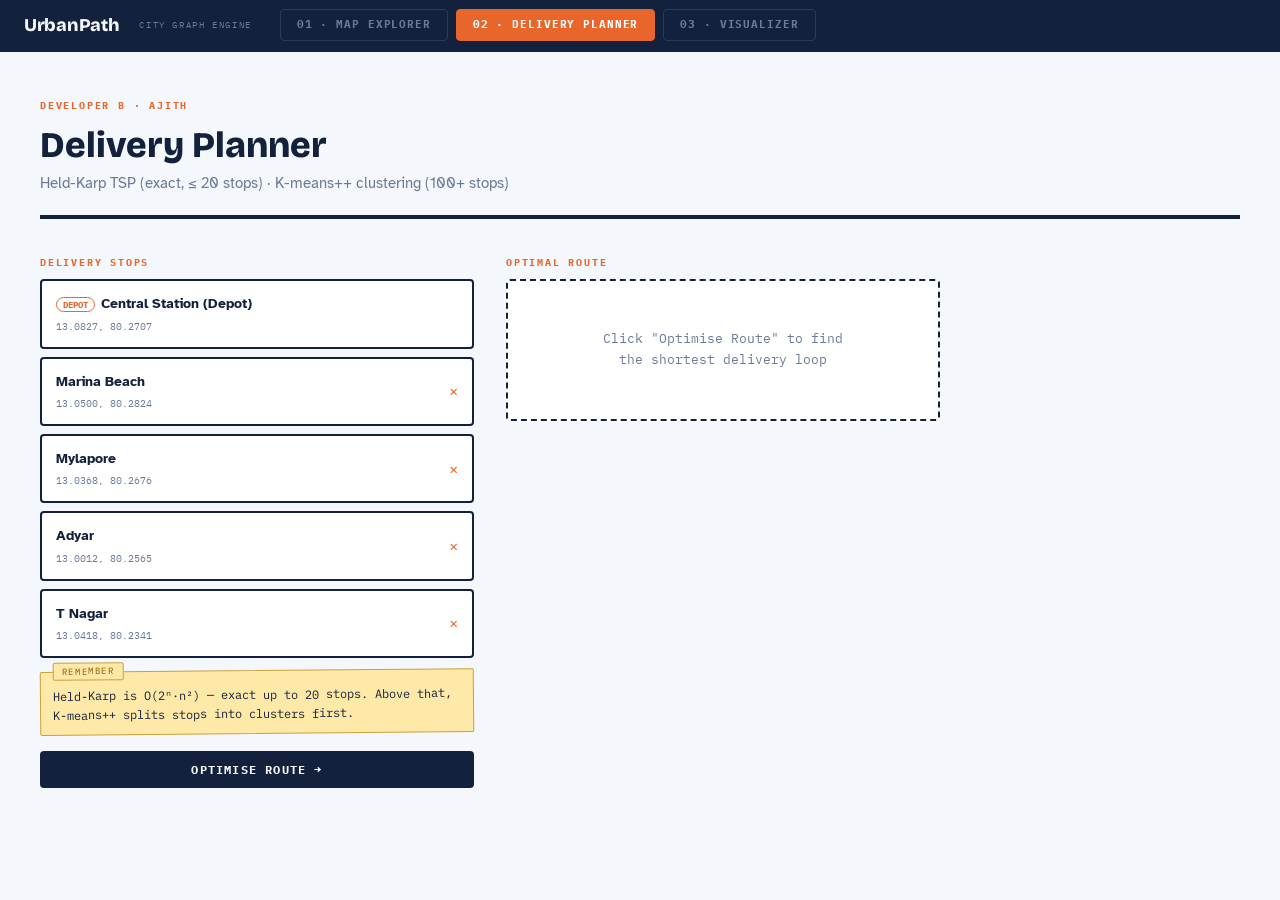
<file: frontend/delivery.html>
<!DOCTYPE html>
<html lang="en">
<head>
  <meta charset="UTF-8"/>
  <meta name="viewport" content="width=device-width, initial-scale=1.0"/>
  <title>UrbanPath — Delivery Planner</title>
  <link rel="stylesheet" href="style.css"/>
</head>
<body>

<!-- ── NAV ── -->
<nav>
  <span class="nav-brand">UrbanPath</span>
  <span class="nav-sub">City Graph Engine</span>
  <a href="index.html" class="nav-btn">01 · Map Explorer</a>
  <a href="delivery.html" class="nav-btn active">02 · Delivery Planner</a>
  <a href="visualizer.html" class="nav-btn">03 · Visualizer</a>
</nav>

<!-- ── DELIVERY PAGE ── -->
<div class="page">
  <div class="delivery-page">

    <!-- Header -->
    <div class="page-header">
      <span class="eyebrow">Developer B · Ajith</span>
      <h1 class="page-h1">Delivery Planner</h1>
      <p class="page-desc">Held-Karp TSP (exact, ≤ 20 stops) · K-means++ clustering (100+ stops)</p>
    </div>

    <div class="delivery-grid">

      <!-- LEFT: Stops -->
      <div>
        <span class="field-label">Delivery Stops</span>
        <div id="stopsList"></div>

        <div class="remember">
          Held-Karp is O(2ⁿ·n²) — exact up to 20 stops.
          Above that, K-means++ splits stops into clusters first.
        </div>

        <button class="btn btn-primary" onclick="optimise()">Optimise Route →</button>
        <div class="error-box hidden" id="deliveryError" style="margin-top:12px"></div>
      </div>

      <!-- RIGHT: Result -->
      <div>
        <span class="field-label">Optimal Route</span>

        <div class="empty-state" id="emptyState">
          Click "Optimise Route" to find<br/>the shortest delivery loop
        </div>

        <div class="hidden" id="resultSection">
          <div class="stats-row">
            <div class="stat-card orange">
              <div class="stat-value orange" id="totalDist">—</div>
              <div class="stat-label">Total Distance</div>
            </div>
            <div class="stat-card green">
              <div class="stat-value green" id="strategy">—</div>
              <div class="stat-label">Strategy</div>
            </div>
          </div>

          <div class="route-card">
            <div class="field-label" style="margin-bottom:10px">Visit Order</div>
            <div id="routeOrder"></div>
            <div class="route-algo" id="routeAlgoLabel"></div>
          </div>
        </div>

      </div>
    </div>
  </div>
</div>

<script src="delivery.js"></script>
</body>
</html>
</file>
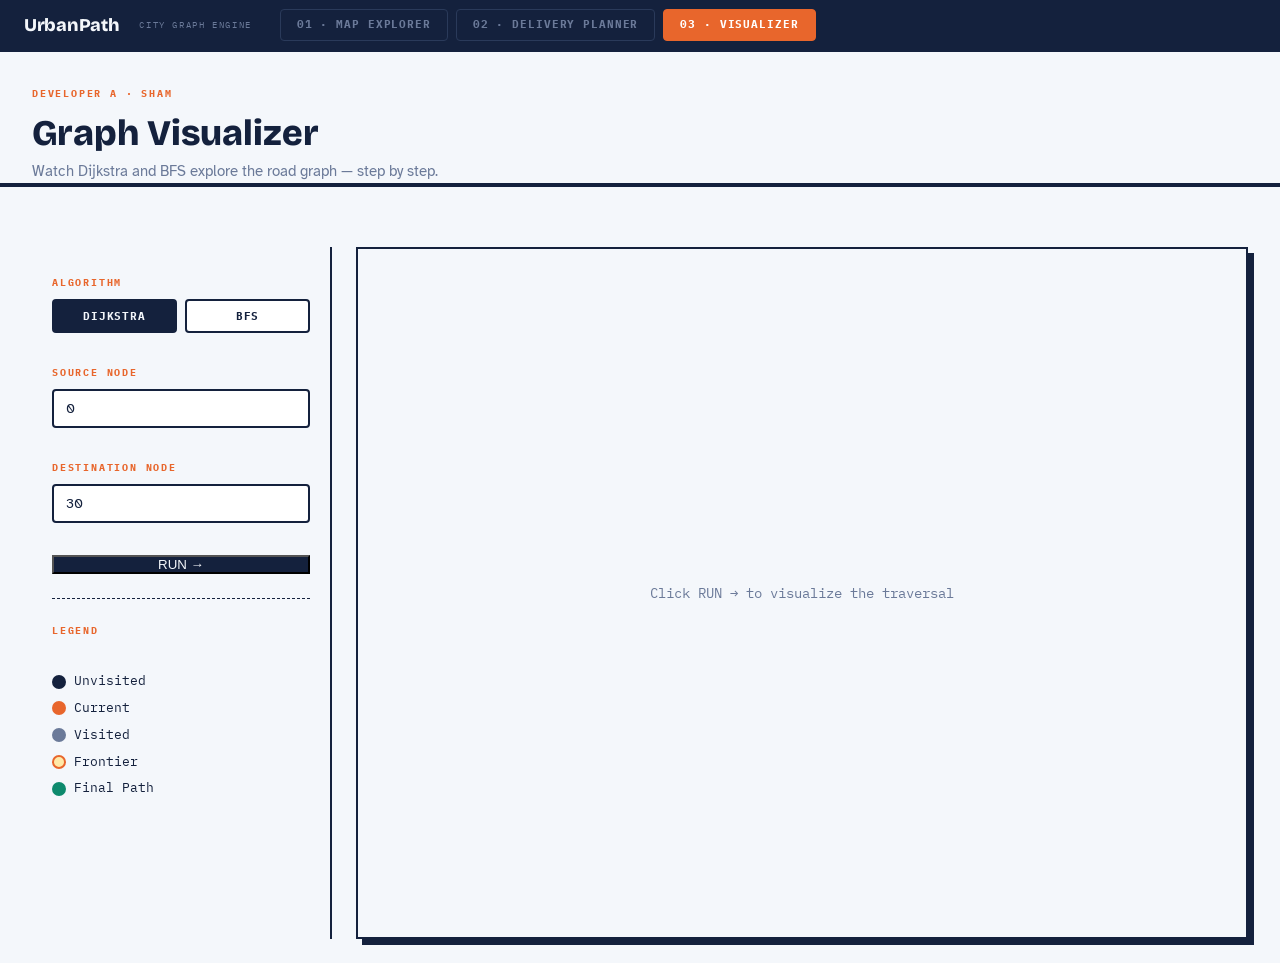
<file: frontend/visualizer.html>
<!DOCTYPE html>
<html lang="en">
<head>
  <meta charset="UTF-8"/>
  <meta name="viewport" content="width=device-width, initial-scale=1.0"/>
  <title>UrbanPath — Graph Visualizer</title>
  <link rel="stylesheet" href="style.css"/>
  <script src="https://d3js.org/d3.v7.min.js"></script>
</head>
<body>

<!-- ── NAV ── -->
<nav>
  <span class="nav-brand">UrbanPath</span>
  <span class="nav-sub">City Graph Engine</span>
  <a href="index.html"      class="nav-btn">01 · Map Explorer</a>
  <a href="delivery.html"   class="nav-btn">02 · Delivery Planner</a>
  <a href="visualizer.html" class="nav-btn active">03 · Visualizer</a>
</nav>

<!-- ── PAGE ── -->
<div class="page" style="padding-top:52px;">
  <div class="page-header" style="padding:28px 32px 0;">
    <span class="eyebrow">Developer A · Sham</span>
    <h1 class="page-h1">Graph Visualizer</h1>
    <p class="page-desc">Watch Dijkstra and BFS explore the road graph — step by step.</p>
  </div>

  <div style="display:flex;gap:24px;padding:24px 32px;height:calc(100vh - 160px);">

    <!-- ── Controls sidebar ── -->
    <div class="sidebar" style="width:280px;flex-shrink:0;overflow-y:auto;">

      <div>
        <span class="field-label">Algorithm</span>
        <div class="toggle-row">
          <button class="toggle-btn active" id="btnDijkstra" onclick="setAlgo('dijkstra')">Dijkstra</button>
          <button class="toggle-btn" id="btnBFS" onclick="setAlgo('bfs')">BFS</button>
        </div>
      </div>

      <div>
        <span class="field-label">Source Node</span>
        <input type="number" id="vizSrc" value="0" min="0" style="width:100%;"/>
      </div>
      <div>
        <span class="field-label">Destination Node</span>
        <input type="number" id="vizDst" value="30" min="0" style="width:100%;"/>
      </div>

      <button class="btn-primary" onclick="runVisualization()" id="runBtn">
        RUN →
      </button>

      <!-- Stats -->
      <div id="statsBox" style="display:none;">
        <hr class="divider"/>
        <span class="eyebrow">Stats</span>
        <div class="stats-row" style="flex-direction:column;gap:12px;margin-top:8px;">
          <div>
            <span class="field-label">Algorithm</span>
            <div class="stat-val" id="statAlgo">—</div>
          </div>
          <div>
            <span class="field-label">Total Steps</span>
            <div class="stat-val" id="statSteps">—</div>
          </div>
          <div>
            <span class="field-label">Path Length</span>
            <div class="stat-val" id="statPath">—</div>
          </div>
          <div>
            <span class="field-label">Nodes Visited</span>
            <div class="stat-val" id="statVisited">—</div>
          </div>
        </div>
        <hr class="divider"/>
        <span class="field-label">Playback Speed</span>
        <div class="toggle-row" style="margin-top:6px;">
          <button class="toggle-btn" onclick="setSpeed(300)">Slow</button>
          <button class="toggle-btn active" onclick="setSpeed(80)">Normal</button>
          <button class="toggle-btn" onclick="setSpeed(20)">Fast</button>
        </div>
        <button class="btn-primary" style="margin-top:12px;background:var(--green);" onclick="replay()">
          ▶ Replay
        </button>
      </div>

      <!-- Legend -->
      <hr class="divider"/>
      <span class="eyebrow">Legend</span>
      <div style="display:flex;flex-direction:column;gap:6px;margin-top:8px;font-size:13px;font-family:'IBM Plex Mono',monospace;">
        <div style="display:flex;align-items:center;gap:8px;"><div style="width:14px;height:14px;border-radius:50%;background:#14213D;border:2px solid #14213D;"></div> Unvisited</div>
        <div style="display:flex;align-items:center;gap:8px;"><div style="width:14px;height:14px;border-radius:50%;background:#E8662C;border:2px solid #E8662C;"></div> Current</div>
        <div style="display:flex;align-items:center;gap:8px;"><div style="width:14px;height:14px;border-radius:50%;background:#6b7a99;border:2px solid #6b7a99;"></div> Visited</div>
        <div style="display:flex;align-items:center;gap:8px;"><div style="width:14px;height:14px;border-radius:50%;background:#FFE9A8;border:2px solid #E8662C;"></div> Frontier</div>
        <div style="display:flex;align-items:center;gap:8px;"><div style="width:14px;height:14px;border-radius:50%;background:#0E8A6D;border:2px solid #0E8A6D;"></div> Final Path</div>
      </div>

    </div>

    <!-- ── D3 canvas ── -->
    <div style="flex:1;position:relative;border:2px solid var(--ink);box-shadow:6px 6px 0 var(--ink);overflow:hidden;background:var(--paper);" id="svgWrap">
      <div id="loadingMsg" style="position:absolute;top:50%;left:50%;transform:translate(-50%,-50%);font-family:'IBM Plex Mono',monospace;font-size:14px;color:var(--muted);text-align:center;">
        Click RUN → to visualize the traversal
      </div>
      <svg id="vizSvg" width="100%" height="100%"></svg>
    </div>

  </div>
</div>

<script>
const API = 'http://localhost:8000/api';
let _algo = 'dijkstra';
let _speed = 80;
let _animTimer = null;
let _stepsData = [];
let _finalPath = [];
let _graphNodes = [];
let _graphEdges = [];
let _simulation = null;
let _svg = null;
let _nodeEl = null;
let _linkEl = null;

function setAlgo(a) {
  _algo = a;
  document.getElementById('btnDijkstra').classList.toggle('active', a === 'dijkstra');
  document.getElementById('btnBFS').classList.toggle('active', a === 'bfs');
}

function setSpeed(ms) {
  _speed = ms;
  document.querySelectorAll('.toggle-row .toggle-btn').forEach(b => {
    if (b.textContent === 'Slow') b.classList.toggle('active', ms === 300);
    if (b.textContent === 'Normal') b.classList.toggle('active', ms === 80);
    if (b.textContent === 'Fast') b.classList.toggle('active', ms === 20);
  });
}

async function runVisualization() {
  const src = parseInt(document.getElementById('vizSrc').value) || 0;
  const dst = parseInt(document.getElementById('vizDst').value) || 30;
  const btn = document.getElementById('runBtn');
  btn.textContent = 'Loading…';
  btn.disabled = true;

  try {
    // Fetch graph structure + traversal steps in parallel
    const [gRes, vRes] = await Promise.all([
      fetch(`${API}/graph`),
      fetch(`${API}/visualize?src=${src}&dst=${dst}&algorithm=${_algo}&max_nodes=200`)
    ]);
    const gData = await gRes.json();
    const vData = await vRes.json();

    _graphNodes = gData.nodes || [];
    _graphEdges = gData.edges || [];
    _stepsData  = vData.steps || [];
    _finalPath  = new Set(vData.final_path || []);

    // Update stats
    document.getElementById('statsBox').style.display = 'block';
    document.getElementById('statAlgo').textContent = vData.algorithm.toUpperCase();
    document.getElementById('statSteps').textContent = vData.total_steps;
    document.getElementById('statPath').textContent = vData.final_path.length + ' nodes';
    document.getElementById('statVisited').textContent = vData.steps.length;

    document.getElementById('loadingMsg').style.display = 'none';
    buildGraph();
    animate(0);

  } catch(e) {
    alert('Error: make sure the server is running (python3 -m uvicorn api.main:app --reload)');
  } finally {
    btn.textContent = 'RUN →';
    btn.disabled = false;
  }
}

function buildGraph() {
  if (_animTimer) clearInterval(_animTimer);

  const wrap = document.getElementById('svgWrap');
  const W = wrap.clientWidth;
  const H = wrap.clientHeight;

  const svg = d3.select('#vizSvg')
    .attr('width', W)
    .attr('height', H);
  svg.selectAll('*').remove();
  _svg = svg;

  // Map lat/lon → screen coords
  const lats = _graphNodes.map(n => n.lat);
  const lons = _graphNodes.map(n => n.lon);
  const latMin = Math.min(...lats), latMax = Math.max(...lats);
  const lonMin = Math.min(...lons), lonMax = Math.max(...lons);

  const pad = 40;
  const scaleX = (lon) => pad + (lon - lonMin) / (lonMax - lonMin + 1e-9) * (W - pad * 2);
  const scaleY = (lat) => H - pad - (lat - latMin) / (latMax - latMin + 1e-9) * (H - pad * 2);

  const nodeMap = {};
  _graphNodes.forEach(n => {
    n.x = scaleX(n.lon);
    n.y = scaleY(n.lat);
    nodeMap[n.id] = n;
  });

  // Links
  const linkGroup = svg.append('g').attr('class', 'links');
  _linkEl = linkGroup.selectAll('line')
    .data(_graphEdges.filter(e => nodeMap[e.from] && nodeMap[e.to]))
    .enter().append('line')
    .attr('x1', e => nodeMap[e.from].x)
    .attr('y1', e => nodeMap[e.from].y)
    .attr('x2', e => nodeMap[e.to].x)
    .attr('y2', e => nodeMap[e.to].y)
    .attr('stroke', '#d8dee8')
    .attr('stroke-width', 1);

  // Nodes
  const nodeGroup = svg.append('g').attr('class', 'nodes');
  _nodeEl = nodeGroup.selectAll('circle')
    .data(_graphNodes)
    .enter().append('circle')
    .attr('cx', n => n.x)
    .attr('cy', n => n.y)
    .attr('r', 5)
    .attr('fill', '#14213D')
    .attr('stroke', '#F4F7FB')
    .attr('stroke-width', 1)
    .append('title').text(n => `Node ${n.index} — ${n.name || n.id}`);
}

function animate(stepIdx) {
  if (_animTimer) clearInterval(_animTimer);
  if (!_stepsData.length) return;

  let i = stepIdx;
  _animTimer = setInterval(() => {
    if (i >= _stepsData.length) {
      clearInterval(_animTimer);
      // Colour final path
      showFinalPath();
      return;
    }
    const step = _stepsData[i];
    const visitedSet = new Set(step.visited || []);
    const frontierSet = new Set(step.frontier || []);
    const current = step.current;

    _nodeEl.select(function(d, idx) { return this; });

    d3.select('#vizSvg').select('g.nodes').selectAll('circle')
      .attr('fill', function(d) {
        const idx = d.index;
        if (idx === current)         return '#E8662C';
        if (_finalPath.has(idx))     return '#0E8A6D';
        if (visitedSet.has(idx))     return '#6b7a99';
        if (frontierSet.has(idx))    return '#FFE9A8';
        return '#14213D';
      })
      .attr('r', function(d) {
        return d.index === current ? 8 : 5;
      })
      .attr('stroke', function(d) {
        return d.index === current ? '#E8662C' : '#F4F7FB';
      });

    i++;
  }, _speed);
}

function showFinalPath() {
  d3.select('#vizSvg').select('g.nodes').selectAll('circle')
    .attr('fill', function(d) {
      if (_finalPath.has(d.index)) return '#0E8A6D';
      return '#d8dee8';
    })
    .attr('r', function(d) {
      return _finalPath.has(d.index) ? 7 : 4;
    });

  // Highlight path edges
  const pathArr = Array.from(_finalPath);
  const pathSet = new Set();
  for (let i = 0; i < pathArr.length - 1; i++) {
    pathSet.add(`${pathArr[i]}-${pathArr[i+1]}`);
  }
  d3.select('#vizSvg').select('g.links').selectAll('line')
    .attr('stroke', function(d) {
      const fromNode = _graphNodes.find(n => n.id === d.from);
      const toNode   = _graphNodes.find(n => n.id === d.to);
      if (!fromNode || !toNode) return '#d8dee8';
      if (pathSet.has(`${fromNode.index}-${toNode.index}`)) return '#0E8A6D';
      return '#d8dee8';
    })
    .attr('stroke-width', function(d) {
      const fromNode = _graphNodes.find(n => n.id === d.from);
      const toNode   = _graphNodes.find(n => n.id === d.to);
      if (!fromNode || !toNode) return 1;
      return pathSet.has(`${fromNode.index}-${toNode.index}`) ? 3 : 1;
    });
}

function replay() {
  buildGraph();
  animate(0);
}
</script>

</body>
</html>
</file>
<file: frontend/style.css>
/* UrbanPath — Dev B Frontend Styles
   Ajith · Design: zine/booklet feel, no gradients
*/

@import url('https://fonts.googleapis.com/css2?family=Bricolage+Grotesque:wght@400;500;600;700;800&family=Atkinson+Hyperlegible:ital,wght@0,400;0,700;1,400&family=IBM+Plex+Mono:wght@400;500;700&display=swap');

:root {
  --paper:  #F4F7FB;
  --ink:    #14213D;
  --accent: #E8662C;
  --green:  #0E8A6D;
  --yellow: #FFE9A8;
  --muted:  #6b7a99;
  --hair:   #d8dee8;
}

* { box-sizing: border-box; margin: 0; padding: 0; }

body {
  font-family: 'Atkinson Hyperlegible', sans-serif;
  background: var(--paper);
  color: var(--ink);
  font-size: 16px;
  line-height: 1.6;
}

/* ── NAV ── */
nav {
  position: fixed; top: 0; left: 0; right: 0; z-index: 1000;
  background: var(--ink);
  padding: 0 24px; height: 52px;
  display: flex; align-items: center; gap: 8px;
  border-bottom: 2px solid var(--ink);
}
.nav-brand {
  font-family: 'Bricolage Grotesque', sans-serif;
  font-weight: 800; font-size: 18px; color: var(--paper);
  text-decoration: none; margin-right: 12px; letter-spacing: -0.3px;
}
.nav-sub {
  font-family: 'IBM Plex Mono', monospace;
  font-size: 9px; color: var(--muted);
  text-transform: uppercase; letter-spacing: 0.18em;
  margin-right: 20px;
}
.nav-btn {
  padding: 6px 16px;
  font-family: 'IBM Plex Mono', monospace;
  font-size: 11px; font-weight: 700;
  text-transform: uppercase; letter-spacing: 0.08em;
  background: transparent; color: var(--muted);
  border: 1px solid #2a3a5a; border-radius: 4px;
  cursor: pointer; text-decoration: none;
  transition: background 0.15s, color 0.15s;
}
.nav-btn.active, .nav-btn:hover {
  background: var(--accent); color: #fff; border-color: var(--accent);
}

/* ── LAYOUT ── */
.page { padding-top: 52px; min-height: 100vh; }

/* ── MAP PAGE ── */
.map-layout {
  display: flex; height: calc(100vh - 52px);
}
.sidebar {
  width: 300px; min-width: 300px;
  padding: 28px 20px;
  border-right: 2px solid var(--ink);
  overflow-y: auto;
  display: flex; flex-direction: column; gap: 24px;
  background: var(--paper);
}
.map-area {
  flex: 1; padding: 20px; background: var(--paper);
}
#map {
  width: 100%; height: 100%;
  border: 2px solid var(--ink);
  border-radius: 4px;
}

/* ── EYEBROW / LABEL ── */
.eyebrow {
  font-family: 'IBM Plex Mono', monospace;
  font-size: 10px; color: var(--accent);
  text-transform: uppercase; letter-spacing: 0.18em; font-weight: 700;
}
.section-title {
  font-family: 'Bricolage Grotesque', sans-serif;
  font-weight: 800; font-size: 22px; color: var(--ink);
  margin: 6px 0 4px; line-height: 1.15;
}
.section-sub {
  font-size: 13px; color: var(--muted);
}
.field-label {
  font-family: 'IBM Plex Mono', monospace;
  font-size: 10px; color: var(--accent);
  text-transform: uppercase; letter-spacing: 0.18em;
  font-weight: 700; display: block; margin-bottom: 8px;
}

/* ── INPUTS ── */
input[type="text"], input[type="number"] {
  width: 100%; padding: 9px 12px;
  font-family: 'Atkinson Hyperlegible', sans-serif; font-size: 14px;
  border: 2px solid var(--ink); border-radius: 4px;
  background: #fff; color: var(--ink); outline: none;
  margin-bottom: 8px;
}
input:focus { border-color: var(--accent); }

/* ── BUTTONS ── */
.btn {
  width: 100%; padding: 11px;
  font-family: 'IBM Plex Mono', monospace;
  font-weight: 700; font-size: 12px;
  text-transform: uppercase; letter-spacing: 0.1em;
  border: none; border-radius: 4px;
  cursor: pointer; transition: opacity 0.15s;
}
.btn-primary { background: var(--ink); color: var(--paper); }
.btn-accent  { background: var(--accent); color: #fff; }
.btn:hover   { opacity: 0.85; }
.btn:disabled { background: var(--muted); cursor: not-allowed; }

/* ── TOGGLE PAIR ── */
.toggle-row { display: flex; gap: 8px; margin-bottom: 8px; }
.toggle-btn {
  flex: 1; padding: 8px 0;
  font-family: 'IBM Plex Mono', monospace;
  font-size: 11px; font-weight: 700;
  text-transform: uppercase; letter-spacing: 0.08em;
  background: #fff; color: var(--ink);
  border: 2px solid var(--ink); border-radius: 4px; cursor: pointer;
}
.toggle-btn.active { background: var(--ink); color: var(--paper); }

/* ── DIVIDER ── */
.divider { border: none; border-top: 1px dashed var(--ink); }

/* ── CARD (solid shadow) ── */
.card {
  background: #fff;
  border: 2px solid var(--ink);
  box-shadow: 6px 6px 0 var(--accent);
  border-radius: 4px; padding: 16px;
}
.card.green-shadow { box-shadow: 6px 6px 0 var(--green); }

/* ── RESULT BOX ── */
.result-distance {
  font-family: 'Bricolage Grotesque', sans-serif;
  font-weight: 800; font-size: 32px; color: var(--ink); line-height: 1;
}
.result-unit { font-size: 16px; font-weight: 600; }
.result-algo {
  font-family: 'IBM Plex Mono', monospace;
  font-size: 11px; color: var(--muted); margin-top: 6px;
}

/* ── SEARCH DROPDOWN ── */
.search-wrap { position: relative; }
.search-dropdown {
  display: none;
  position: absolute; top: calc(100% + 4px); left: 0; right: 0;
  background: #fff; border: 2px solid var(--ink);
  box-shadow: 6px 6px 0 var(--accent);
  border-radius: 4px; z-index: 9999; list-style: none;
}
.search-dropdown.open { display: block; }
.search-dropdown li {
  padding: 10px 12px; cursor: pointer;
  border-bottom: 1px dotted var(--hair);
  display: flex; justify-content: space-between; align-items: center;
  font-size: 14px;
}
.search-dropdown li:last-child { border-bottom: none; }
.search-dropdown li:hover { background: var(--paper); }
.search-dropdown li .type-tag {
  font-family: 'IBM Plex Mono', monospace;
  font-size: 10px; color: var(--muted);
  text-transform: uppercase; letter-spacing: 0.1em;
}

/* ── API MENU CARD ── */
.menu-card {
  background: #fff;
  border: 2px dashed var(--ink);
  box-shadow: 6px 6px 0 var(--accent);
  border-radius: 4px; padding: 16px;
  margin-top: auto;
}
.menu-title {
  font-family: 'Bricolage Grotesque', sans-serif;
  font-weight: 800; font-size: 17px; color: var(--ink);
  text-align: center;
  border-bottom: 1px dashed var(--ink);
  padding-bottom: 10px; margin-bottom: 10px;
}
.menu-item {
  display: flex; align-items: center; gap: 8px;
  padding: 6px 0; border-bottom: 1px dotted var(--hair);
}
.menu-item:last-of-type { border-bottom: none; }
.method-badge {
  font-family: 'IBM Plex Mono', monospace;
  font-size: 9px; font-weight: 700;
  border-radius: 20px; padding: 2px 7px;
  border: 1.5px solid; white-space: nowrap;
}
.badge-get  { color: var(--green); border-color: var(--green); }
.badge-post { color: var(--accent); border-color: var(--accent); }
.menu-path {
  font-family: 'IBM Plex Mono', monospace; font-size: 11px; color: var(--ink);
}
.menu-foot {
  font-family: 'IBM Plex Mono', monospace; font-size: 9px;
  color: var(--muted); text-align: center; margin-top: 10px;
  text-transform: uppercase; letter-spacing: 0.08em;
}

/* ── ERROR ── */
.error-box {
  font-family: 'IBM Plex Mono', monospace; font-size: 12px;
  color: var(--accent); background: #fff0ea;
  border: 1px solid var(--accent); padding: 10px; border-radius: 4px;
}

/* ── DELIVERY PAGE ── */
.delivery-page { padding: 40px; }
.page-header {
  border-bottom: 4px solid var(--ink);
  padding-bottom: 20px; margin-bottom: 36px;
}
.page-h1 {
  font-family: 'Bricolage Grotesque', sans-serif;
  font-weight: 800; font-size: 36px; color: var(--ink);
  margin: 8px 0 6px; line-height: 1.1;
}
.page-desc { color: var(--muted); font-size: 15px; }
.delivery-grid {
  display: grid; grid-template-columns: 1fr 1fr; gap: 32px; max-width: 900px;
}

/* ── STOP ITEM ── */
.stop-item {
  background: #fff; border: 2px solid var(--ink);
  border-radius: 4px; padding: 12px 14px;
  display: flex; justify-content: space-between; align-items: center;
  margin-bottom: 8px;
}
.stop-name { font-weight: 700; font-size: 14px; }
.stop-coords {
  font-family: 'IBM Plex Mono', monospace;
  font-size: 10px; color: var(--muted); margin-top: 3px;
}
.depot-tag {
  font-family: 'IBM Plex Mono', monospace; font-size: 9px;
  color: var(--accent); border: 1px solid var(--accent);
  border-radius: 20px; padding: 1px 6px; margin-right: 6px;
}
.remove-btn {
  background: none; border: none; color: var(--accent);
  cursor: pointer; font-size: 14px; font-weight: 700;
  font-family: 'IBM Plex Mono', monospace;
}

/* ── REMEMBER CALLOUT ── */
.remember {
  background: var(--yellow); border: 1px solid #c9a13a;
  font-family: 'IBM Plex Mono', monospace; font-size: 12px; line-height: 1.6;
  padding: 14px 12px 10px; border-radius: 2px;
  transform: rotate(-0.5deg); margin: 12px 0 16px;
  position: relative;
}
.remember::before {
  content: "REMEMBER";
  position: absolute; top: -10px; left: 12px;
  background: var(--yellow); border: 1px solid #c9a13a;
  padding: 1px 8px; font-size: 9px; letter-spacing: 0.18em;
  color: #8a5a00; border-radius: 2px;
}

/* ── RESULT STATS ── */
.stats-row { display: flex; gap: 16px; margin-bottom: 20px; }
.stat-card {
  flex: 1; background: #fff; border: 2px solid var(--ink);
  border-radius: 4px; padding: 16px; text-align: center;
}
.stat-card.orange { box-shadow: 6px 6px 0 var(--accent); }
.stat-card.green  { box-shadow: 6px 6px 0 var(--green); }
.stat-value {
  font-family: 'Bricolage Grotesque', sans-serif;
  font-weight: 800; font-size: 26px; line-height: 1;
}
.stat-value.orange { color: var(--accent); }
.stat-value.green  { color: var(--green); }
.stat-label {
  font-family: 'IBM Plex Mono', monospace; font-size: 10px;
  color: var(--muted); margin-top: 4px;
  text-transform: uppercase; letter-spacing: 0.1em;
}

/* ── ROUTE ORDER ── */
.route-card {
  background: #fff; border: 2px solid var(--ink); border-radius: 4px; padding: 16px;
}
.route-item {
  display: flex; align-items: center; gap: 10px;
  padding: 8px 0; border-bottom: 1px dotted var(--hair);
}
.route-num {
  font-family: 'IBM Plex Mono', monospace; font-weight: 700;
  font-size: 12px; color: var(--accent); min-width: 24px;
}
.route-name { font-size: 14px; color: var(--ink); }
.route-algo {
  font-family: 'IBM Plex Mono', monospace; font-size: 11px;
  color: var(--muted); margin-top: 12px;
}

/* ── EMPTY STATE ── */
.empty-state {
  background: #fff; border: 2px dashed var(--ink);
  border-radius: 4px; padding: 48px 20px;
  text-align: center; color: var(--muted);
  font-family: 'IBM Plex Mono', monospace; font-size: 13px;
}

/* ── HIDDEN ── */
.hidden { display: none !important; }
</file>
